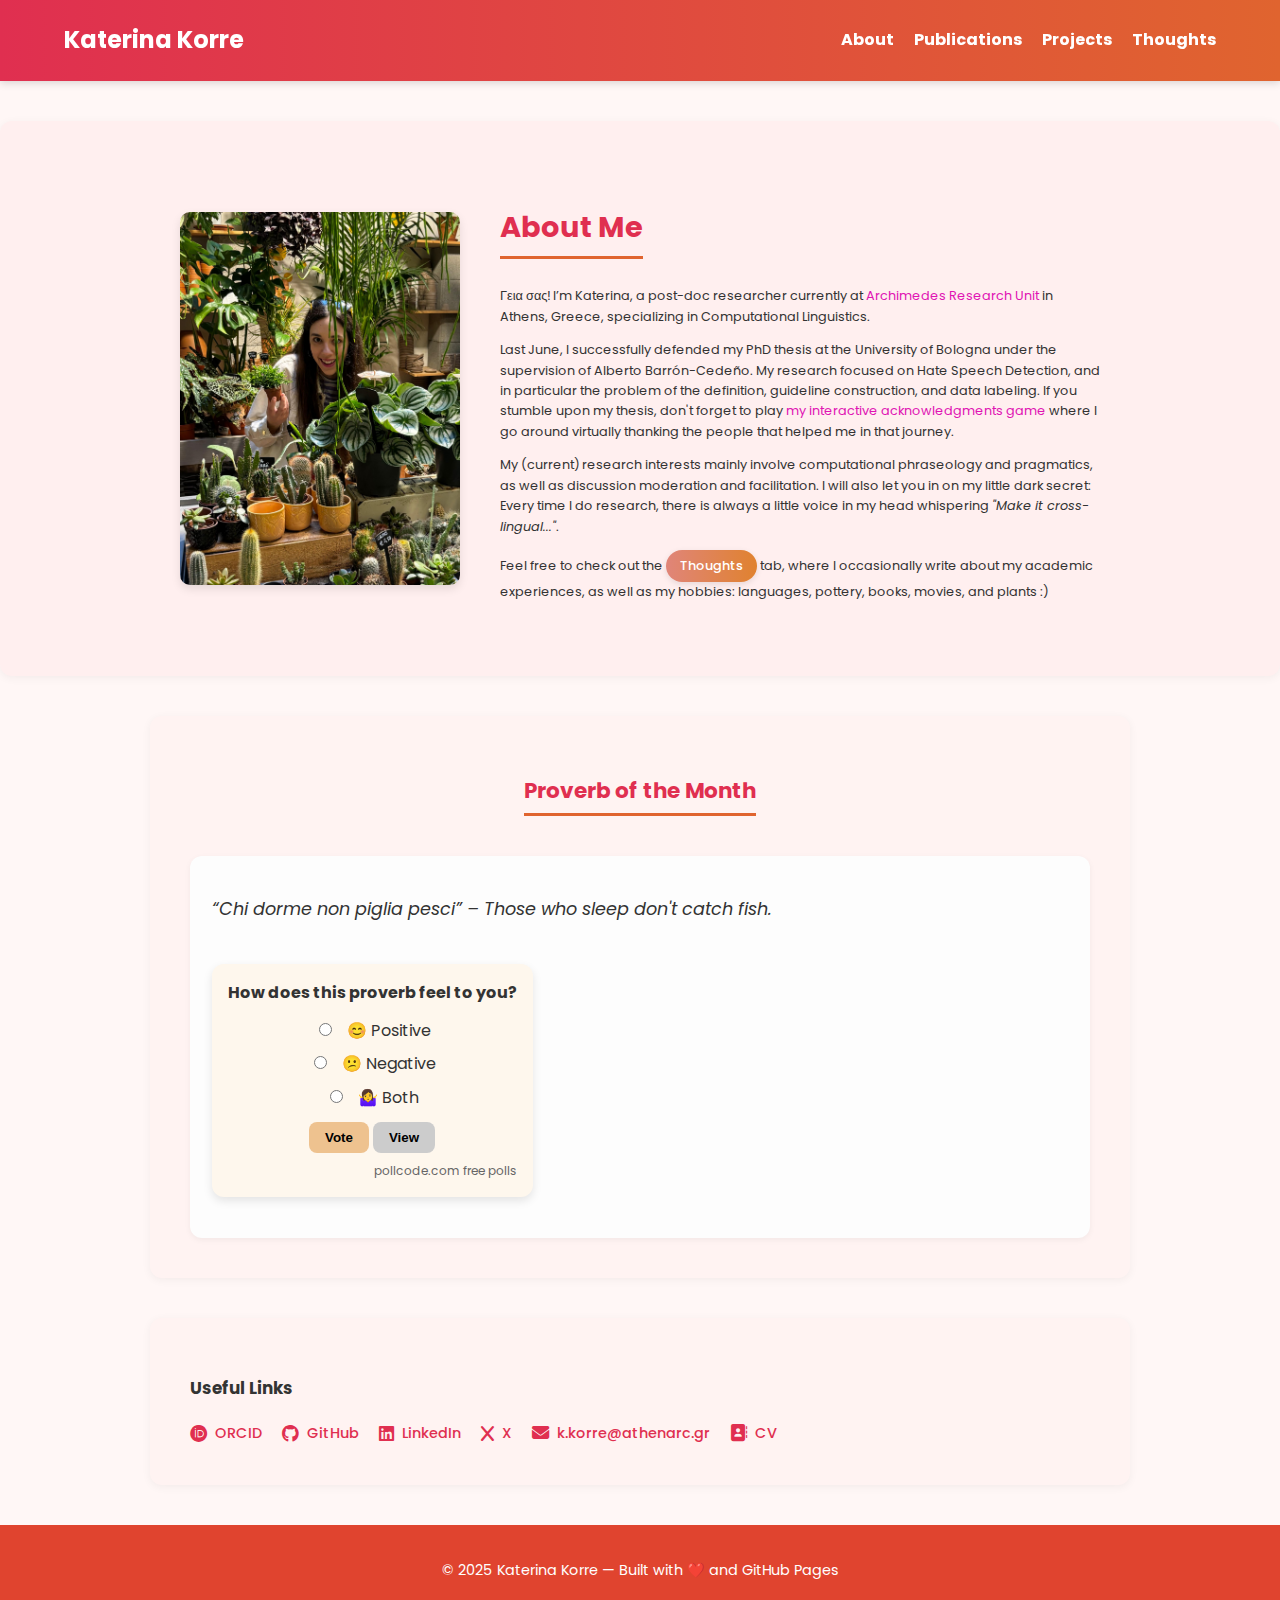
<file: index.html>
<!DOCTYPE html>
<html lang="en">
<head>
  <meta charset="UTF-8">
  <meta name="viewport" content="width=device-width, initial-scale=1.0">
  <title>About Me</title>

  <!-- Font Awesome for Icons -->
  <link rel="stylesheet" href="https://cdnjs.cloudflare.com/ajax/libs/font-awesome/6.5.0/css/all.min.css">
  <!-- Google Font -->
  <link href="https://fonts.googleapis.com/css2?family=Poppins:wght@300;400;600&display=swap" rel="stylesheet">
  <!-- CSS -->
  <link rel="stylesheet" href="style.css" />
</head>

<body>
  <header>
    <nav>
      <h1 class="logo">Katerina Korre</h1>
      <ul class="nav-links">
        <li><a href="about.html" class="active">About</a></li>
        <li><a href="publications.html">Publications</a></li>
        <li><a href="projects.html">Projects</a></li>
        <li><a href="thoughts.html">Thoughts</a></li>
      </ul>
    </nav>
  </header>

  <!-- About Section -->
  <section id="about">
    <div class="about-container">
      <img src="my_photo.jpeg" alt="My Photo" class="profile-photo">
      <div class="about-text">
        <h2>About Me</h2>
        <p>Γεια σας! I’m Katerina, a post-doc researcher currently at <a href="https://archimedesai.gr/en/" target="_blank">Archimedes Research Unit</a> in Athens, Greece, specializing in Computational Linguistics.</p>

        <p>Last June, I successfully defended my PhD thesis at the University of Bologna under the supervision of Alberto Barrón-Cedeño. My research focused on Hate Speech Detection, and in particular 
        the problem of the definition, guideline construction, and data labeling. If you stumble upon my thesis, don't forget to play <a href="https://katkorre.github.io/thesis_quest/" target="_blank">my interactive 
        acknowledgments game</a> where I go around virtually thanking the people that helped me in that journey.</p> 

        <p>My (current) research interests mainly involve computational phraseology and pragmatics, as well as discussion moderation and facilitation. I will also let you in on my little dark secret: 
        Every time I do research, there is always a little voice in my head whispering <i>"Make it cross-lingual..."</i>.</p>

        <p>Feel free to check out the <a href="thoughts.html" class="button-link">Thoughts</a> tab, where I occasionally write about my academic experiences, as well as my hobbies: languages, pottery, books, movies, and plants :)</p>
      </div>
    </div>
  </section>

  <!-- Proverb Section -->
  <section id="proverb-section">
    <div class="section-container">
      <h2>Proverb of the Month</h2>
 <div class="proverb-card">
  <p class="proverb-text">“Chi dorme non piglia pesci” – Those who sleep don't catch fish.</p>

  <!-- POLLCODE FORM (Styled for your site) -->
  <form method="post" action="https://poll.pollcode.com/46556257" target="_blank">
    <div style="
      background-color: #fef7ed; 
      padding: 16px; 
      max-width: 500px; 
      font-family: 'Poppins', sans-serif; 
      font-size: 16px; 
      color: #333; 
      border-radius: 12px; 
      box-shadow: 0px 4px 10px rgba(0,0,0,0.1); 
      margin: 20px auto;
    ">
      
      <div style="padding-bottom: 12px;">
        <strong>How does this proverb feel to you?</strong>
      </div>

      <div style="margin-bottom: 8px;">
        <input type="radio" name="answer" value="1" id="answer465562571" />
        <label for="answer465562571" style="margin-left: 8px;">😊 Positive</label>
      </div>

      <div style="margin-bottom: 8px;">
        <input type="radio" name="answer" value="2" id="answer465562572" />
        <label for="answer465562572" style="margin-left: 8px;">😕 Negative</label>
      </div>

      <div style="margin-bottom: 12px;">
        <input type="radio" name="answer" value="3" id="answer465562573" />
        <label for="answer465562573" style="margin-left: 8px;">🤷‍♀️ Both
</label>
      </div>

      <div style="text-align: center; margin-bottom: 8px;">
      <input type="submit" value="Vote" style="
		  background-color: #EEC28F; 
		  border: none; 
		  padding: 8px 16px; 
		  border-radius: 8px; 
		  cursor: pointer; 
		  font-weight: 600;
		">

       <input type="submit" name="view" value="View" formtarget="_blank" style="
		  background-color: #ccc; 
		  border: none; 
		  padding: 8px 16px; 
		  border-radius: 8px; 
		  cursor: pointer; 
		  font-weight: 600;
		">

      </div>

      <div style="text-align: right; font-size: 12px; color: #666;">
        pollcode.com <a href="https://pollcode.com/" style="color: #666;">free polls</a>
      </div>

    </div>
  </form>
  <!-- END POLLCODE FORM -->
</div>


     
    </div>
  </section>

  <!-- Useful Links Section -->
  <section id="useful-links">
    <div class="section-container">
      <h3>Useful Links</h3>
      <div class="links-container">
        <a href="https://orcid.org/0000-0002-9349-9554" target="_blank" title="ORCID">
          <i class="fab fa-orcid"></i> ORCID
        </a>
        <a href="https://github.com/katkorre" target="_blank" title="GitHub">
          <i class="fab fa-github"></i> GitHub
        </a>
        <a href="https://www.linkedin.com/in/katerina-korre-69a384149/" target="_blank" title="LinkedIn">
          <i class="fab fa-linkedin"></i> LinkedIn
        </a>
        <a href="https://x.com/auto_korre_ct?s=21" target="_blank" title="X">
          <i class="fab fa-x"></i> X
        </a>
        <a href="mailto:k.korre@athenarc.gr" title="Email">
          <i class="fas fa-envelope"></i> k.korre@athenarc.gr
        </a>
		 <a href ="https://www.dropbox.com/scl/fi/xet7kfql0ww1mkky3g71e/katerina_korre_CV.pdf?rlkey=w65cnon62h06glx0zmm9xvc4e&st=oj3aht8e&dl=0" title="CV">
		 <i class="fa fa-address-book"></i> CV
         </a>		 
      </div>
    </div>
  </section>




  <footer>
    <p>© 2025 Katerina Korre — Built with ❤️ and GitHub Pages</p>
  </footer>
  

</body>
</html>
</file>
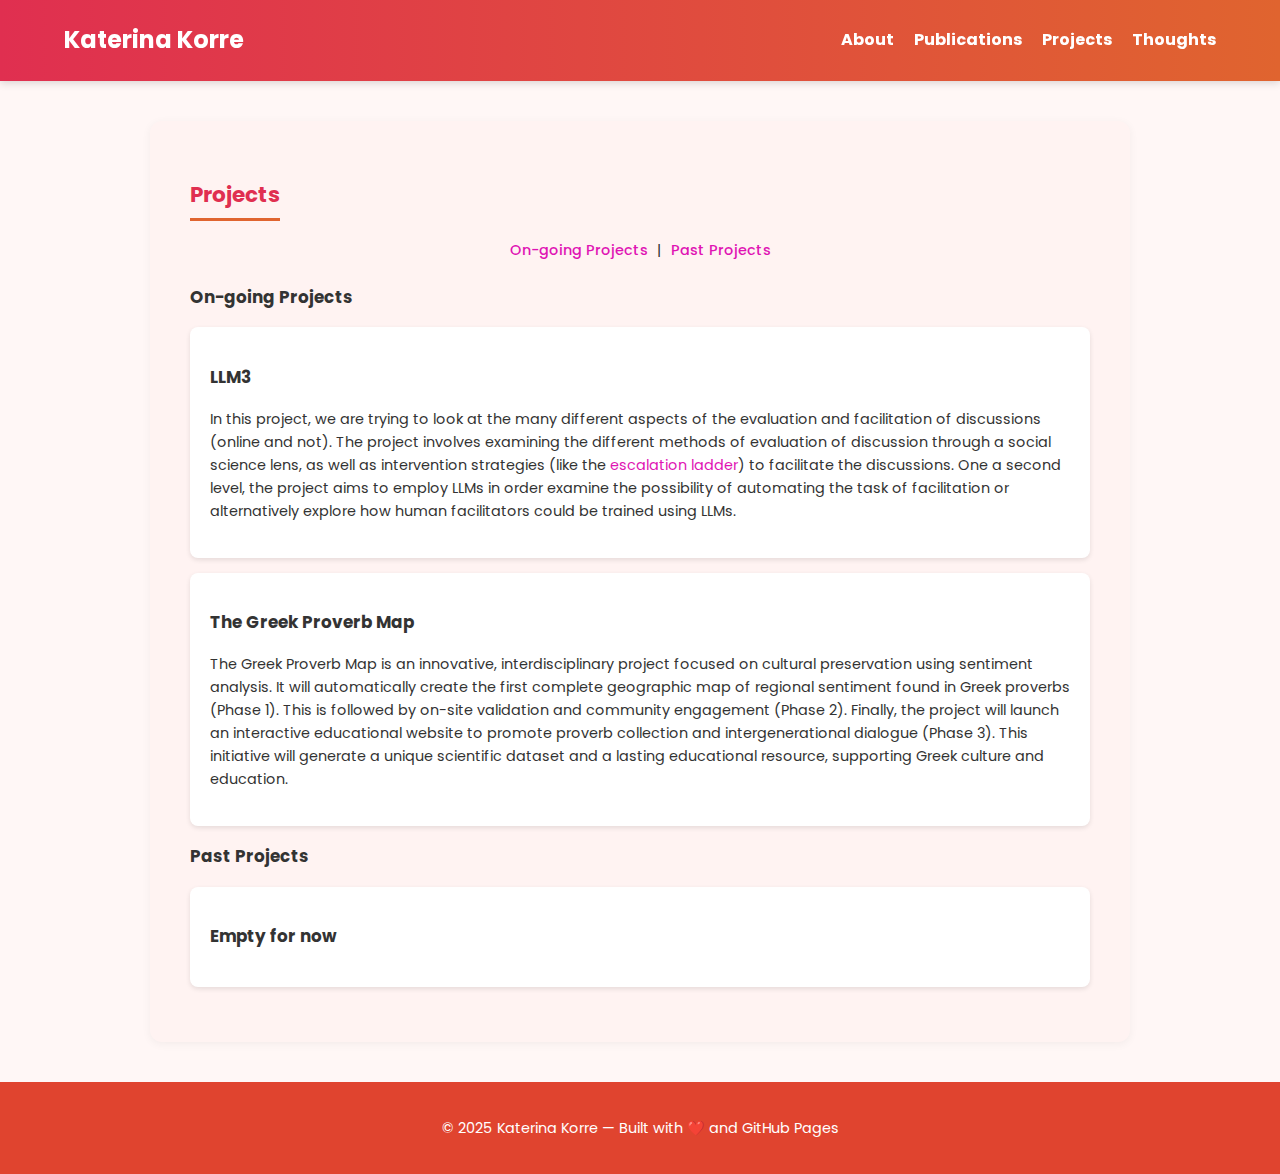
<file: projects.html>
<!DOCTYPE html>
<html lang="en">
<head>
  <meta charset="UTF-8">
  <meta name="viewport" content="width=device-width, initial-scale=1.0">
  <title>Projects</title>
  <link href="https://fonts.googleapis.com/css2?family=Poppins:wght@300;400;600&display=swap" rel="stylesheet">
  <link rel="stylesheet" href="style.css" />
</head>
<body>
  <header>
    <nav>
      <h1 class="logo">Katerina Korre</h1>
      <ul class="nav-links">
        <li><a href="index.html">About</a></li>
        <li><a href="publications.html">Publications</a></li>
        <li><a href="projects.html">Projects</a></li>
        <li><a href="thoughts.html">Thoughts</a></li>
      </ul>
    </nav>
  </header>

  <section id="projects">
    <div class="section-container">
      <h2>Projects</h2>
	  
	    <!-- Internal Navigation Menu -->
      <div class="pub-nav">
        <a href="#current">On-going Projects</a> |
        <a href="#past">Past Projects</a>       
      </div>
	  	   
	  
      <div class="project-section" id="current">
	  <h3><i class="fas fa-book-open"></i>On-going Projects</h3>
	  
      <div class="project-card">
        <h3>LLM3</h3>
        <p>In this project, we are trying to look at the many different aspects of the evaluation and facilitation of discussions (online and not).
		The project involves examining the different methods of evaluation of discussion through a social science lens, as well as intervention strategies 
		(like the <a href="https://www.toolshero.com/communication-methods/stages-of-conflict-escalation/" target="_blank">escalation ladder</a>) to facilitate the discussions. One a second level, the project aims to employ LLMs in order examine the possibility of automating
		the task of facilitation or alternatively explore how human facilitators could be trained using LLMs.</p>		 
      </div>
      <div class="project-card">
        <h3>The Greek Proverb Map </h3>
        <p>The Greek Proverb Map is an innovative, interdisciplinary project focused on cultural preservation using sentiment analysis. 
		It will automatically create the first complete geographic map of regional sentiment found in Greek proverbs (Phase 1). 
		This is followed by on-site validation and community engagement (Phase 2). 
		Finally, the project will launch an interactive educational website to promote proverb collection and intergenerational dialogue (Phase 3). 
		This initiative will generate a unique scientific dataset and a lasting educational resource, supporting Greek culture and education.
</p>
      </div>
    </div>
	
	<div class="project-section" id="past">
	  <h3><i class="fas fa-book-open"></i>Past Projects</h3>
	  <div class="project-card">
        <h3>Empty for now</h3>
        <p></p>
      </div>
	 </div>
	 
  </section>

  <footer>
    <p>© 2025 Katerina Korre — Built with ❤️ and GitHub Pages</p>
  </footer>
</body>
</html>
</file>
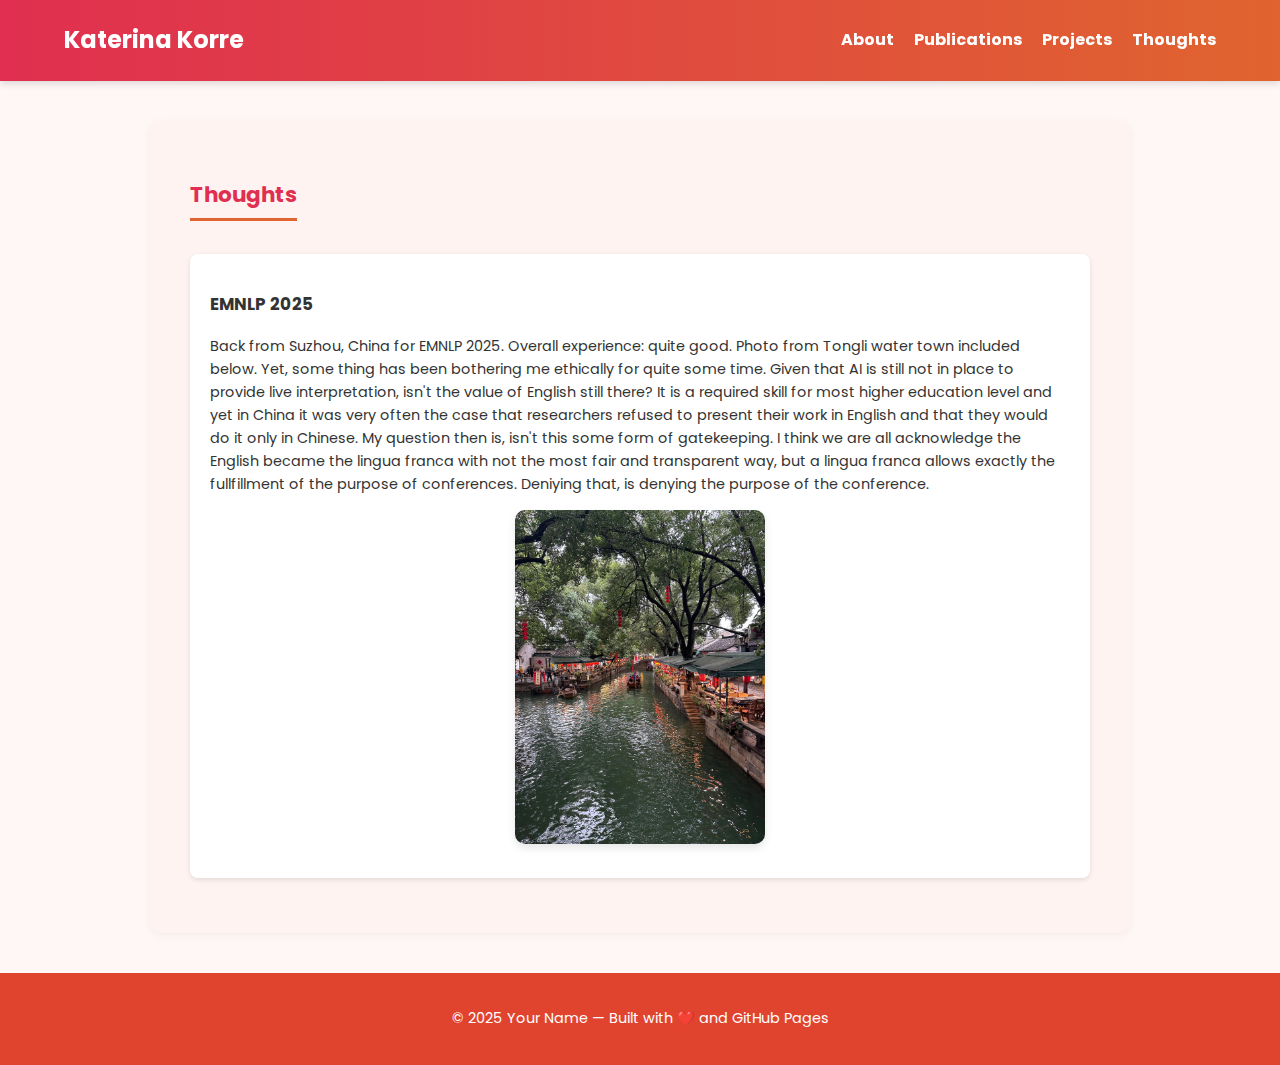
<file: thoughts.html>
<!DOCTYPE html>
<html lang="en">
<head>
  <meta charset="UTF-8">
  <meta name="viewport" content="width=device-width, initial-scale=1.0">
  <title>Thoughts</title>
  <link href="https://fonts.googleapis.com/css2?family=Poppins:wght@300;400;600&display=swap" rel="stylesheet">
  <link rel="stylesheet" href="style.css" />
</head>
<body>
  <header>
    <nav>
      <h1 class="logo">Katerina Korre</h1>
      <ul class="nav-links">
        <li><a href="index.html">About</a></li>
        <li><a href="publications.html">Publications</a></li>
        <li><a href="projects.html">Projects</a></li>
        <li><a href="thoughts.html">Thoughts</a></li>
      </ul>
    </nav>
  </header>

  <section id="thoughts">
    <div class="section-container">
      <h2>Thoughts</h2>
      <article>
        <h3>EMNLP 2025</h3>
        <p>Back from Suzhou, China for EMNLP 2025. Overall experience: quite good. Photo from Tongli water town included below. Yet, some thing has been bothering me ethically
		for quite some time. Given that AI is still not in place to provide live interpretation, isn't the value of English still there? It is a required skill for
		most higher education level and yet in China it was very often the case that researchers refused to present their work in English and that they would do it only in Chinese. My question then is,
		isn't this some form of gatekeeping. I think we are all acknowledge the English became the lingua franca with not the most fair and transparent way, but a lingua franca allows exactly 
		the fullfillment of the purpose of conferences. Deniying that, is denying the purpose of the conference. </p>
		<img src="tongli.jpeg" alt="tongli_watertown" class="blog-image">
      </article>
    </div>
  </section>

  <footer>
    <p>© 2025 Your Name — Built with ❤️ and GitHub Pages</p>
  </footer>
</body>
</html>
</file>
<file: style.css>
/* ===== Global Styles ===== */
body {
  margin: 0;
  font-family: 'Poppins', Arial, sans-serif;
  line-height: 1.6;
  background-color: #FFF7F6; /* soft neutral background */
  color: #333;
}

/* ===== Navigation Bar ===== */
header {
  background: linear-gradient(to right, #E02F50, #E0642F);
  color: white;
  padding: 5px 0; /* reduced from 10px to 5px */
  box-shadow: 0 2px 8px rgba(0, 0, 0, 0.15);
  position: sticky;
  top: 0;
  z-index: 1000;
}


nav {
  width: 90%;
  margin: auto;
  display: flex;
  align-items: center;
  justify-content: space-between;
}

.logo {
  font-size: 1.5em;
  font-weight: bold;
  color: white;
}

.nav-links {
  list-style: none;
  display: flex;
  gap: 20px;
}

.nav-links a {
  color: white;
  text-decoration: none;
  font-weight: bold;
  transition: color 0.3s ease;
}

.nav-links a:hover {
  color: #FFEFEF; 
  text-shadow: 0 1px 4px rgba(0,0,0,0.3);
}

/* ===== Section Titles ===== */
h2 {
  color: #E02F50; 
  border-bottom: 3px solid #E0642F;
  display: inline-block;
  padding-bottom: 5px;
}

/* ===== About Section ===== */
.about-container {
  display: flex;
  align-items: center;
  justify-content: center;
  gap: 40px;
  flex-wrap: wrap;
  padding: 60px 10%;
  background-color: #FFEFEF; 
  border-radius: 12px;
  margin: 40px auto;
  box-shadow: 0 2px 10px rgba(0, 0, 0, 0.05);
}

.profile-photo {
  width: 280px;
  height: auto;
  border-radius: 10px;
  object-fit: cover;
  box-shadow: 0 4px 10px rgba(0,0,0,0.1);
}

.about-text {
  flex: 1;
  min-width: 280px;
  max-width: 600px;
}

.about-text h2 {
  font-size: 1.8em;
  margin-bottom: 15px;
}

.about-text p {
  font-size: 0.8em;
  line-height: 1.6;
}

/* ===== Projects / Publications / Thoughts ===== */
.section-container {
  width: 90%;
  max-width: 900px;
  margin: 40px auto;
  padding: 40px;
  background-color: #FFF3F2;
  border-radius: 12px;
  box-shadow: 0 2px 10px rgba(0,0,0,0.05);
}

.project-card, .publication-card, article {
  background: white;
  margin: 15px 0;
  padding: 20px;
  border-radius: 8px;
  box-shadow: 0 2px 5px rgba(0,0,0,0.1);
}



.links-container {
  display: flex;
  flex-wrap: wrap;
  gap: 20px;
  margin-top: 20px;
}

.links-container a {
  display: flex;
  align-items: center;
  gap: 8px;
  text-decoration: none;
  color: #E02F50; /* primary accent */
  font-weight: 500;
  transition: color 0.3s, transform 0.2s;
}

.links-container a i {
  font-size: 1.2em;
}

.links-container a:hover {
  color: #E014B4; /* hover accent */
  transform: translateY(-2px);
}

/* Hyperlink color */
a {
  color: #E014B4;        /* your pink shade */
  text-decoration: none;  /* removes underline */
  transition: color 0.3s;
}

a:hover {
  color: #E02F50;        /* slightly darker pink on hover */
  text-decoration: underline; /* optional */
}


/* Stylized link as a soft button */
/* Stylized link as a soft button */
.button-link {
  display: inline-block;
  background: linear-gradient(to right, #E08579, #E0822F); /* light coral → soft orange */
  color: white;
  font-weight: 500;
  padding: 6px 14px;
  border-radius: 20px;
  text-decoration: none;
  transition: background 0.3s, transform 0.2s, box-shadow 0.3s;
  box-shadow: 0 2px 6px rgba(0, 0, 0, 0.1);
}

.button-link:hover {
  background: linear-gradient(to right, #E0822F, #E0642F); /* gentle shift on hover */
  transform: translateY(-2px);
  box-shadow: 0 4px 10px rgba(0, 0, 0, 0.15);
}

/* --- Publications page --- */

.section-container {
  font-size: 0.9rem; /* smaller font overall */
}

.pub-nav {
  margin-bottom: 1.5em;
  text-align: center;
}

.pub-nav a {
  color: #E014B4;
  text-decoration: none;
  font-weight: 500;
  margin: 0 5px;
}

.pub-nav a:hover {
  text-decoration: underline;
  color: #E02F50;
}

.pub-section {
  margin-bottom: 2.5em;
}

.pub-section h3 {
  color: #E02F50;
  border-left: 5px solid #E0642F;
  padding-left: 10px;
  margin-bottom: 1em;
  font-size: 1.2rem;
  font-weight: 600;
}

.publication-card {
  background-color: #FFF5F5;
  padding: 10px 15px;
  border-radius: 10px;
  margin-bottom: 10px;
  box-shadow: 0 2px 6px rgba(0, 0, 0, 0.05);
}

.publication-card strong {
  color: #333;
  font-size: 0.95rem;
}

.publication-card .authors {
  font-style: italic;
  color: #555;
}

.publication-card em {
  color: #777;
}

.publication-card a {
  color: #E014B4;
  text-decoration: none;
  font-weight: 500;
}

.publication-card a:hover {
  color: #E02F50;
  text-decoration: underline;
}

/* --- Proverb Section --- */

#proverb-section {
  margin-top: 2em;
  text-align: center;
}

.proverb-card {
  display: flex;
  flex-direction: column; /* stack items vertically */
  align-items: flex-start; /* keep them aligned to the left */
  background-color: #fdfdfd;
  padding: 1.5em;
  border-radius: 12px;
  box-shadow: 0 2px 6px rgba(0, 0, 0, 0.05);
  margin-top: 1.5em;
}


.proverb-text {
  font-style: italic;
  font-size: 1.1rem;
  margin-bottom: 1.2em; /* 👈 adds space below the proverb */
}

.poll p {
  font-size: 0.9rem;
  margin-bottom: 0.5em;
}

.vote-btn {
  background: linear-gradient(to right, #E08579, #E0822F);
  color: white;
  border: none;
  padding: 8px 14px;
  margin: 5px;
  border-radius: 20px;
  cursor: pointer;
  transition: background 0.3s, transform 0.2s;
}

.vote-btn:hover {
  background: linear-gradient(to right, #E0822F, #E0642F);
  transform: translateY(-2px);
}

.poll-results {
  margin-top: 1em;
  font-size: 0.9rem;
  color: #555;
}

.blog-image {
  display: block;
  width: 250px;      /* 👈 sets a fixed width */
  height: auto;      /* keeps proportions */
  margin: 1em auto;  /* centers it */
  border-radius: 10px;
  box-shadow: 0 4px 8px rgba(0, 0, 0, 0.1);
}


/* ===== Footer ===== */
footer {
  text-align: center;
  padding: 20px;
  background: #E0442F;
  color: white;
  font-size: 0.9em;
}
</file>
